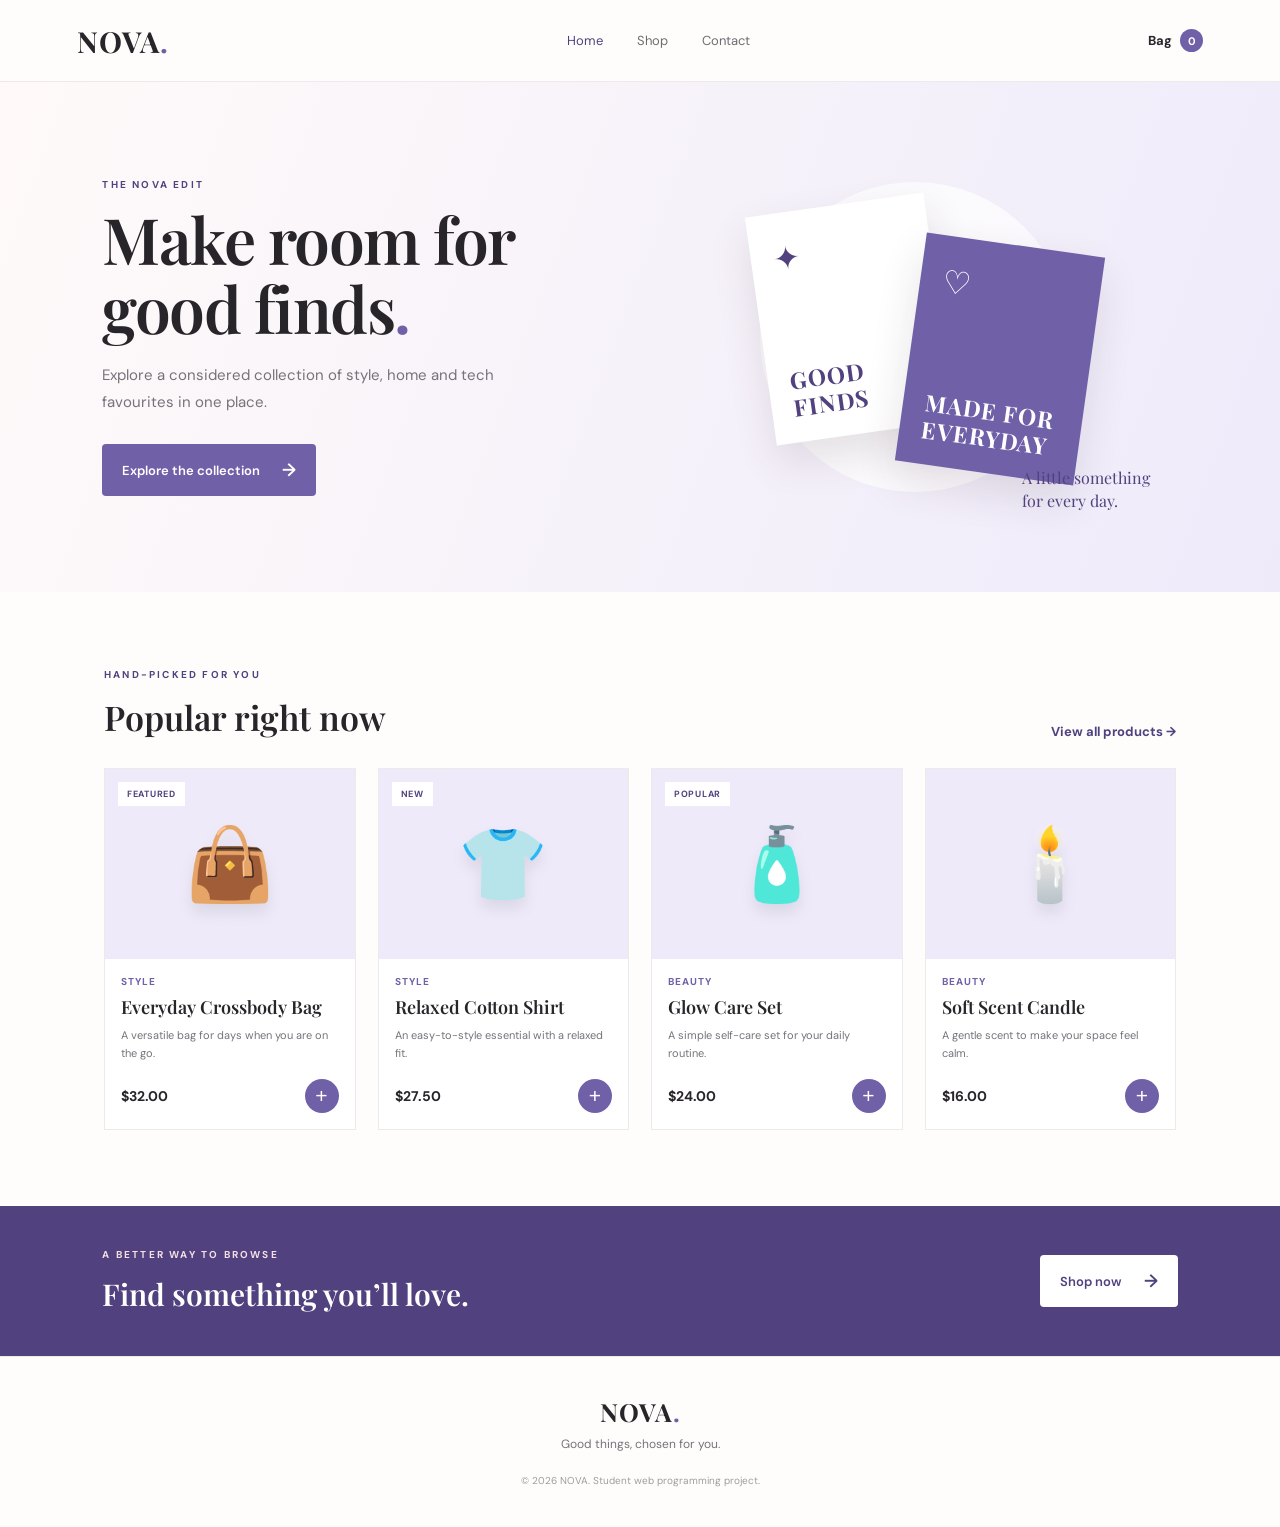
<file: index.html>
<!DOCTYPE html>
<html lang="en">
<head>
  <meta charset="UTF-8">
  <meta name="viewport" content="width=device-width, initial-scale=1.0">
  <title>NOVA | Online Store</title>
  <link rel="stylesheet" href="css/style.css">
  <script src="js/app.js" defer></script>
</head>
<body>
  <header class="site-header">
    <a class="logo" href="index.html">NOVA<span>.</span></a>
    <nav aria-label="Main navigation">
      <a class="active" href="index.html">Home</a>
      <a href="products.html">Shop</a>
      <a href="contact.html">Contact</a>
    </nav>
    <a class="cart-link" href="cart.html">Bag <span class="cart-count">0</span></a>
  </header>

  <main>
    <section class="hero">
      <div class="hero-copy">
        <p class="eyebrow">THE NOVA EDIT</p>
        <h1>Make room for good finds<span>.</span></h1>
        <p>Explore a considered collection of style, home and tech favourites in one place.</p>
        <a class="button" href="products.html">Explore the collection <span>→</span></a>
      </div>
      <div class="hero-art" aria-label="Decorative shopping illustration">
        <div class="art-circle"></div>
        <div class="art-card art-card-one"><span>✦</span><b>GOOD<br>FINDS</b></div>
        <div class="art-card art-card-two"><span>♡</span><b>MADE FOR<br>EVERYDAY</b></div>
        <div class="art-caption">A little something<br>for every day.</div>
      </div>
    </section>

    <section class="section featured-section">
      <div class="section-heading">
        <div><p class="eyebrow">HAND-PICKED FOR YOU</p><h2>Popular right now</h2></div>
        <a class="text-link" href="products.html">View all products →</a>
      </div>
      <div id="featured-products" class="product-grid">
        <p class="loading">Loading products from XML...</p>
      </div>
    </section>

    <section class="promo-strip">
      <div><p class="eyebrow">A BETTER WAY TO BROWSE</p><h2>Find something you’ll love.</h2></div>
      <a class="button button-light" href="products.html">Shop now <span>→</span></a>
    </section>
  </main>

  <footer><a class="logo footer-logo" href="index.html">NOVA<span>.</span></a><p>Good things, chosen for you.</p><small>© 2026 NOVA. Student web programming project.</small></footer>
</body>
</html>
</file>
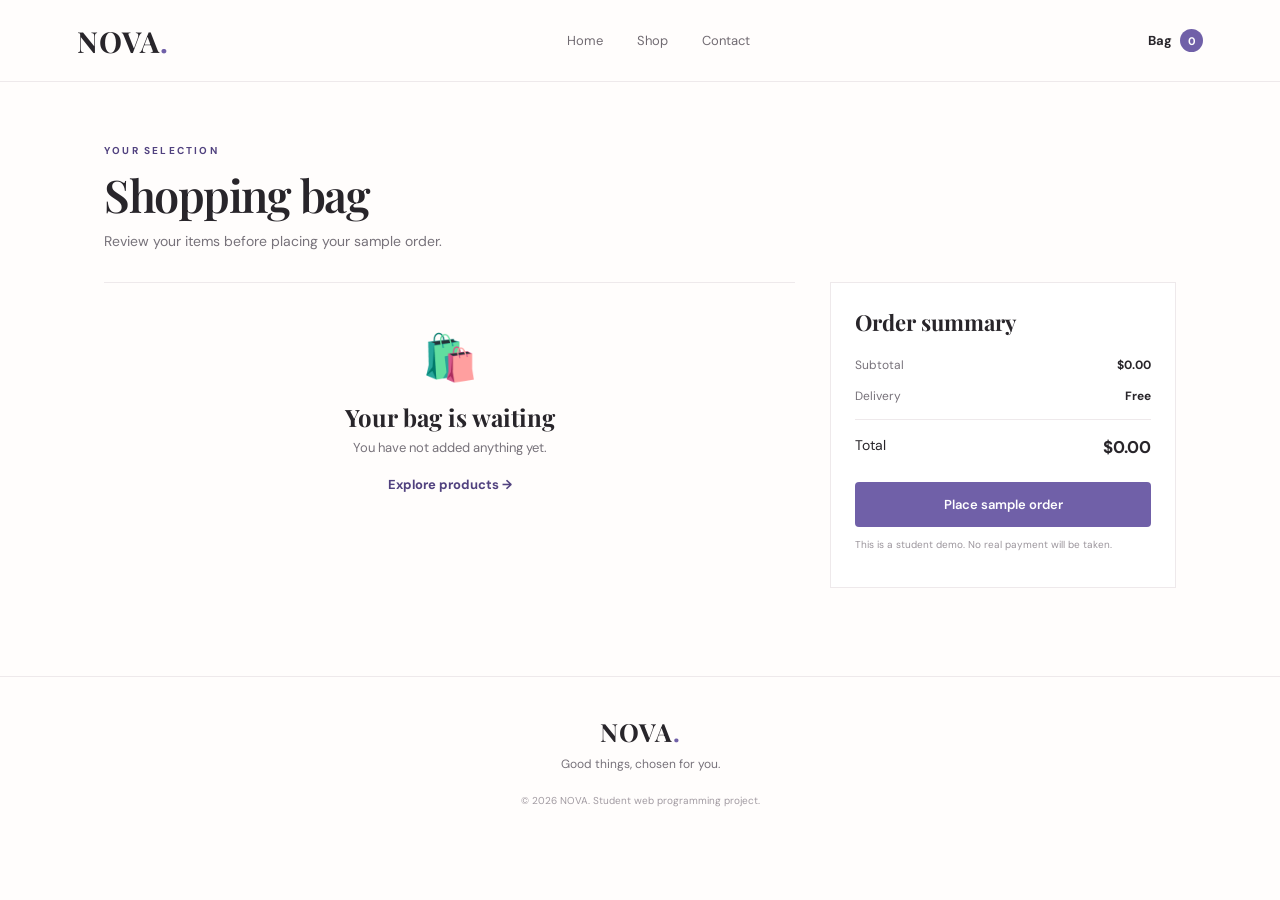
<file: cart.html>
<!DOCTYPE html>
<html lang="en">
<head>
  <meta charset="UTF-8">
  <meta name="viewport" content="width=device-width, initial-scale=1.0">
  <title>Your Bag | NOVA</title>
  <link rel="stylesheet" href="css/style.css">
  <script src="js/app.js" defer></script>
</head>
<body>
  <header class="site-header">
    <a class="logo" href="index.html">NOVA<span>.</span></a>
    <nav aria-label="Main navigation"><a href="index.html">Home</a><a href="products.html">Shop</a><a href="contact.html">Contact</a></nav>
    <a class="cart-link active" href="cart.html">Bag <span class="cart-count">0</span></a>
  </header>
  <main class="page-main">
    <div class="page-title"><p class="eyebrow">YOUR SELECTION</p><h1>Shopping bag</h1><p>Review your items before placing your sample order.</p></div>
    <div class="cart-layout">
      <section id="cart-items" class="cart-items"><p class="loading">Loading your bag...</p></section>
      <aside class="summary-card">
        <h2>Order summary</h2>
        <div class="summary-line"><span>Subtotal</span><strong id="cart-subtotal">$0.00</strong></div>
        <div class="summary-line"><span>Delivery</span><strong>Free</strong></div>
        <div class="summary-line total-line"><span>Total</span><strong id="cart-total">$0.00</strong></div>
        <button id="checkout-button" class="button full-button">Place sample order</button>
        <p class="small-note">This is a student demo. No real payment will be taken.</p>
        <div id="checkout-message" role="status"></div>
      </aside>
    </div>
  </main>
  <footer><a class="logo footer-logo" href="index.html">NOVA<span>.</span></a><p>Good things, chosen for you.</p><small>© 2026 NOVA. Student web programming project.</small></footer>
</body>
</html>
</file>
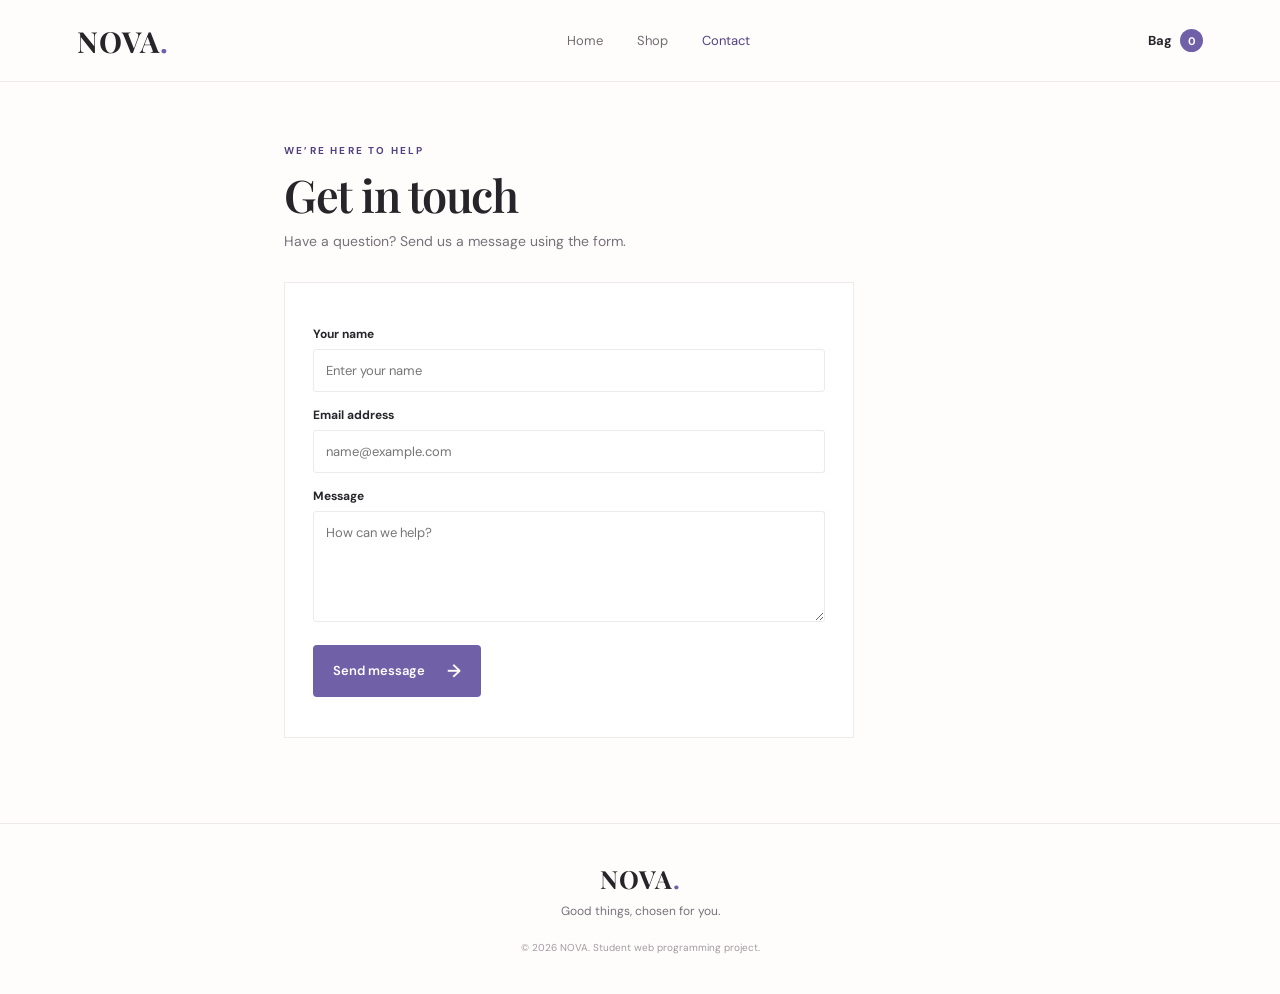
<file: contact.html>
<!DOCTYPE html>
<html lang="en">
<head>
  <meta charset="UTF-8">
  <meta name="viewport" content="width=device-width, initial-scale=1.0">
  <title>Contact | NOVA</title>
  <link rel="stylesheet" href="css/style.css">
  <script src="js/app.js" defer></script>
</head>
<body>
  <header class="site-header">
    <a class="logo" href="index.html">NOVA<span>.</span></a>
    <nav aria-label="Main navigation"><a href="index.html">Home</a><a href="products.html">Shop</a><a class="active" href="contact.html">Contact</a></nav>
    <a class="cart-link" href="cart.html">Bag <span class="cart-count">0</span></a>
  </header>
  <main class="page-main contact-main">
    <div class="page-title"><p class="eyebrow">WE’RE HERE TO HELP</p><h1>Get in touch</h1><p>Have a question? Send us a message using the form.</p></div>
    <form id="contact-form" class="contact-form">
      <label for="contact-name">Your name</label><input id="contact-name" name="name" type="text" placeholder="Enter your name" required>
      <label for="contact-email">Email address</label><input id="contact-email" name="email" type="email" placeholder="name@example.com" required>
      <label for="contact-message">Message</label><textarea id="contact-message" name="message" rows="5" placeholder="How can we help?" required></textarea>
      <button class="button" type="submit">Send message <span>→</span></button>
      <p id="contact-feedback" class="form-feedback" role="status"></p>
    </form>
  </main>
  <footer><a class="logo footer-logo" href="index.html">NOVA<span>.</span></a><p>Good things, chosen for you.</p><small>© 2026 NOVA. Student web programming project.</small></footer>
</body>
</html>
</file>
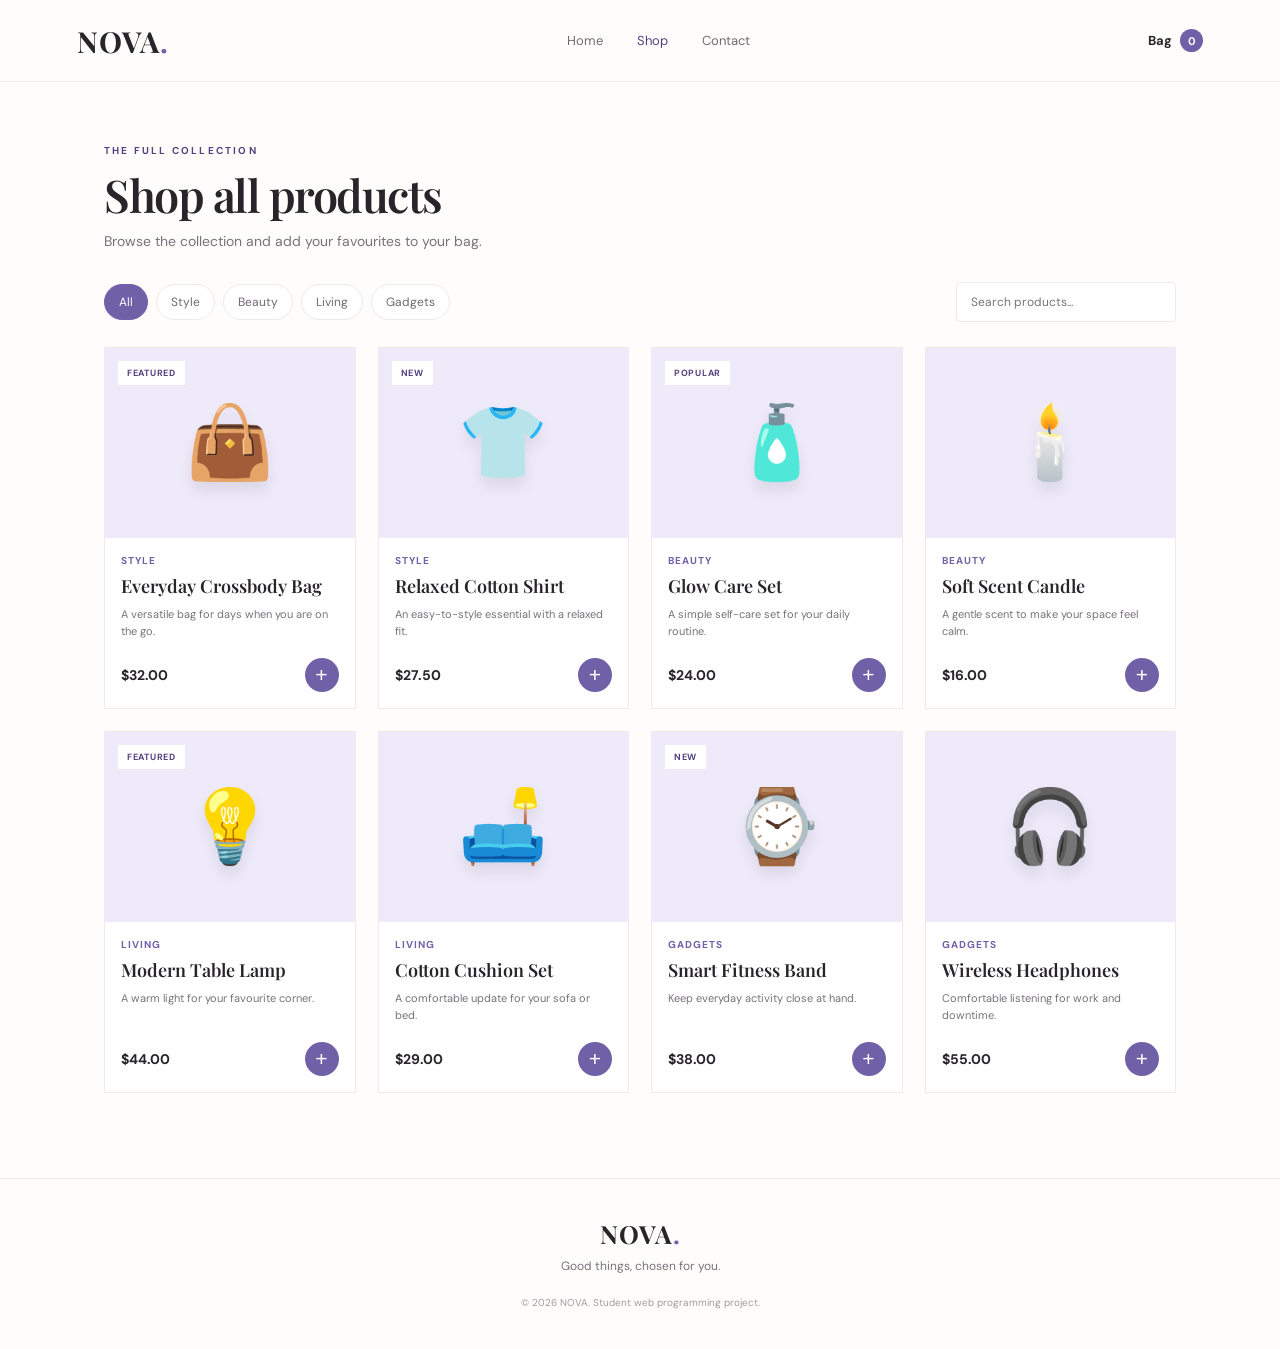
<file: products.html>
<!DOCTYPE html>
<html lang="en">
<head>
  <meta charset="UTF-8">
  <meta name="viewport" content="width=device-width, initial-scale=1.0">
  <title>Shop | NOVA</title>
  <link rel="stylesheet" href="css/style.css">
  <script src="js/app.js" defer></script>
</head>
<body>
  <header class="site-header">
    <a class="logo" href="index.html">NOVA<span>.</span></a>
    <nav aria-label="Main navigation"><a href="index.html">Home</a><a class="active" href="products.html">Shop</a><a href="contact.html">Contact</a></nav>
    <a class="cart-link" href="cart.html">Bag <span class="cart-count">0</span></a>
  </header>
  <main class="page-main">
    <div class="page-title"><p class="eyebrow">THE FULL COLLECTION</p><h1>Shop all products</h1><p>Browse the collection and add your favourites to your bag.</p></div>
    <div class="shop-tools">
      <div id="category-filters" class="filters"></div>
      <input id="product-search" class="search-input" type="search" placeholder="Search products..." aria-label="Search products">
    </div>
    <div id="all-products" class="product-grid">
      <p class="loading">Loading products from XML...</p>
    </div>
  </main>
  <footer><a class="logo footer-logo" href="index.html">NOVA<span>.</span></a><p>Good things, chosen for you.</p><small>© 2026 NOVA. Student web programming project.</small></footer>
</body>
</html>
</file>
<file: css/style.css>
@import url('https://fonts.googleapis.com/css2?family=DM+Sans:wght@400;500;600;700&family=Playfair+Display:wght@500;600;700&display=swap');

:root {
  --accent: #7060a8;
  --accent-dark: #51427f;
  --soft: #eeeafa;
  --ink: #28252a;
  --muted: #77727a;
  --line: #eee9eb;
  --paper: #fffdfc;
}
* { box-sizing: border-box; }
html { scroll-behavior: smooth; }
body { margin: 0; color: var(--ink); background: var(--paper); font-family: 'DM Sans', Arial, sans-serif; }
a { color: inherit; text-decoration: none; }
.site-header { height: 82px; display: flex; align-items: center; justify-content: space-between; padding: 0 max(6%, calc((100% - 1160px)/2)); background: rgba(255,253,252,.94); border-bottom: 1px solid var(--line); position: sticky; top: 0; z-index: 10; }
.logo { font-family: 'Playfair Display', Georgia, serif; font-size: 29px; font-weight: 700; letter-spacing: 1px; }
.logo span, .hero h1 span { color: var(--accent); }
nav { display: flex; gap: 34px; color: #716b72; font-size: 13px; }
nav a { padding: 8px 0; }
nav a:hover, nav a.active { color: var(--accent-dark); }
.cart-link { font-size: 13px; font-weight: 700; }
.cart-count { display: inline-grid; place-items: center; min-width: 23px; height: 23px; margin-left: 5px; padding: 0 6px; border-radius: 50px; color: white; background: var(--accent); font-size: 11px; }
.hero { min-height: 510px; display: grid; grid-template-columns: 1fr 1fr; align-items: center; gap: 45px; padding: 60px max(8%, calc((100% - 1080px)/2)); background: linear-gradient(110deg, #fffaf9 0%, var(--soft) 100%); overflow: hidden; }
.hero-copy { max-width: 490px; }
.eyebrow { margin: 0 0 13px; color: var(--accent-dark); font-size: 10px; font-weight: 700; letter-spacing: 2.2px; }
.hero h1, .page-title h1 { margin: 0; font-family: 'Playfair Display', Georgia, serif; font-size: clamp(42px, 5vw, 65px); line-height: 1.08; font-weight: 600; letter-spacing: -1.5px; }
.hero-copy > p:not(.eyebrow) { max-width: 430px; margin: 20px 0 28px; color: var(--muted); font-size: 15px; line-height: 1.8; }
.button { display: inline-flex; justify-content: center; align-items: center; gap: 22px; padding: 14px 20px; border: 0; border-radius: 4px; color: white; background: var(--accent); font: 600 13px 'DM Sans', sans-serif; cursor: pointer; transition: .2s; }
.button:hover { background: var(--accent-dark); transform: translateY(-1px); }
.button span { font-size: 18px; }
.hero-art { position: relative; height: 350px; max-width: 460px; width: 100%; margin: auto; }
.art-circle { position: absolute; width: 310px; height: 310px; top: 20px; left: 70px; border-radius: 50%; background: rgba(255,255,255,.68); }
.art-card { position: absolute; display: flex; flex-direction: column; justify-content: space-between; padding: 22px; box-shadow: 0 18px 40px rgba(65,40,50,.12); font-family: 'Playfair Display', Georgia, serif; }
.art-card span { font-size: 32px; }
.art-card b { font-size: 23px; line-height: 1.15; letter-spacing: 1px; }
.art-card-one { width: 180px; height: 230px; top: 42px; left: 70px; color: var(--accent-dark); background: #fff; transform: rotate(-8deg); }
.art-card-two { width: 180px; height: 230px; top: 82px; left: 220px; color: #fff; background: var(--accent); transform: rotate(8deg); }
.art-caption { position: absolute; right: 0; bottom: 0; color: var(--accent-dark); font-family: 'Playfair Display', Georgia, serif; font-size: 16px; line-height: 1.4; }
.section { max-width: 1120px; margin: auto; padding: 76px 24px; }
.section-heading { display: flex; justify-content: space-between; align-items: end; margin-bottom: 28px; }
.section-heading h2, .promo-strip h2 { margin: 0; font-family: 'Playfair Display', Georgia, serif; font-size: 34px; font-weight: 600; }
.text-link { color: var(--accent-dark); font-size: 13px; font-weight: 700; }
.product-grid { display: grid; grid-template-columns: repeat(4, minmax(0, 1fr)); gap: 22px; }
.product-card { min-width: 0; border: 1px solid var(--line); background: white; transition: transform .2s, box-shadow .2s; }
.product-card:hover { transform: translateY(-4px); box-shadow: 0 14px 30px rgba(40,30,40,.07); }
.product-visual { height: 190px; display: grid; place-items: center; position: relative; background: var(--soft); }
.product-emoji { font-size: 72px; filter: drop-shadow(0 9px 7px rgba(0,0,0,.08)); }
.product-badge { position: absolute; top: 13px; left: 13px; padding: 6px 9px; color: var(--accent-dark); background: white; font-size: 9px; font-weight: 700; letter-spacing: .7px; text-transform: uppercase; }
.product-info { padding: 16px; }
.product-category { margin: 0 0 7px; color: var(--accent); font-size: 10px; font-weight: 700; letter-spacing: 1px; text-transform: uppercase; }
.product-info h3 { margin: 0; font-family: 'Playfair Display', Georgia, serif; font-size: 18px; font-weight: 600; }
.product-description { min-height: 38px; margin: 8px 0 14px; color: var(--muted); font-size: 11px; line-height: 1.6; }
.product-bottom { display: flex; align-items: center; justify-content: space-between; }
.product-bottom strong { font-size: 14px; }
.add-button { width: 34px; height: 34px; border: 0; border-radius: 50%; color: white; background: var(--accent); font-size: 21px; cursor: pointer; }
.add-button:hover { background: var(--accent-dark); }
.promo-strip { display: flex; align-items: center; justify-content: space-between; gap: 25px; padding: 42px max(8%, calc((100% - 1080px)/2)); color: white; background: var(--accent-dark); }
.promo-strip .eyebrow { color: #f4dfe4; }
.promo-strip h2 { font-size: 30px; }
.button-light { color: var(--accent-dark); background: white; white-space: nowrap; }
.button-light:hover { color: white; background: var(--accent); }
footer { padding: 38px 20px; text-align: center; border-top: 1px solid var(--line); }
.footer-logo { font-size: 25px; }
footer p { margin: 8px 0 16px; color: var(--muted); font-size: 12px; }
footer small { color: #a19aa1; font-size: 10px; }
.page-main { max-width: 1120px; min-height: 66vh; margin: auto; padding: 62px 24px 85px; }
.page-title { margin-bottom: 32px; }
.page-title h1 { font-size: 45px; }
.page-title > p:last-child { margin: 13px 0 0; color: var(--muted); font-size: 14px; }
.shop-tools { display: flex; justify-content: space-between; align-items: center; gap: 18px; margin-bottom: 25px; }
.filters { display: flex; flex-wrap: wrap; gap: 8px; }
.filter-button { padding: 9px 14px; border: 1px solid var(--line); border-radius: 30px; color: #706a72; background: white; font: 12px 'DM Sans', sans-serif; cursor: pointer; }
.filter-button.selected, .filter-button:hover { color: white; border-color: var(--accent); background: var(--accent); }
.search-input { width: 220px; padding: 11px 14px; border: 1px solid var(--line); border-radius: 4px; outline: none; font: 12px 'DM Sans', sans-serif; }
.search-input:focus, .contact-form input:focus, .contact-form textarea:focus { border-color: var(--accent); }
.loading, .empty-state { grid-column: 1 / -1; padding: 30px; color: var(--muted); text-align: center; font-size: 13px; }
.cart-layout { display: grid; grid-template-columns: 1.6fr .8fr; gap: 35px; align-items: start; }
.cart-items { border-top: 1px solid var(--line); }
.cart-row { display: flex; align-items: center; gap: 17px; padding: 19px 0; border-bottom: 1px solid var(--line); }
.cart-emoji { width: 86px; height: 86px; display: grid; place-items: center; flex: 0 0 auto; background: var(--soft); font-size: 39px; }
.cart-product { flex: 1; }
.cart-product h3 { margin: 0 0 5px; font-family: 'Playfair Display', Georgia, serif; font-size: 17px; }
.cart-product p { margin: 0 0 10px; color: var(--muted); font-size: 11px; }
.cart-row > strong { font-size: 13px; }
.quantity-control { display: flex; align-items: center; gap: 9px; }
.quantity-control button:not(.remove-button) { width: 24px; height: 24px; border: 1px solid var(--line); background: white; cursor: pointer; }
.quantity-control span { font-size: 12px; }
.remove-button { margin-left: 7px; border: 0; color: var(--accent-dark); background: none; font-size: 11px; cursor: pointer; }
.summary-card { padding: 24px; border: 1px solid var(--line); background: #fff; }
.summary-card h2 { margin: 0 0 20px; font-family: 'Playfair Display', Georgia, serif; font-size: 22px; }
.summary-line { display: flex; justify-content: space-between; margin: 15px 0; color: var(--muted); font-size: 12px; }
.summary-line strong { color: var(--ink); }
.total-line { padding-top: 16px; border-top: 1px solid var(--line); color: var(--ink); font-size: 14px; }
.total-line strong { font-size: 17px; }
.full-button { width: 100%; margin-top: 9px; }
.small-note { color: #9b959c; font-size: 10px; line-height: 1.6; }
.empty-cart { padding: 45px 20px; text-align: center; }
.empty-cart > span { font-size: 45px; }
.empty-cart h2 { margin: 14px 0 6px; font-family: 'Playfair Display', Georgia, serif; }
.empty-cart p { margin: 0 0 17px; color: var(--muted); font-size: 13px; }
.checkout-feedback { margin-top: 13px; font-size: 12px; line-height: 1.5; }
.success-text { color: #39845c; }
.error-text { color: #b24c5b; }
.contact-main { max-width: 760px; }
.contact-form { max-width: 570px; padding: 28px; border: 1px solid var(--line); background: white; }
.contact-form label { display: block; margin: 15px 0 7px; font-size: 12px; font-weight: 700; }
.contact-form input, .contact-form textarea { width: 100%; padding: 12px; border: 1px solid var(--line); border-radius: 3px; outline: none; font: 13px 'DM Sans', sans-serif; resize: vertical; }
.contact-form .button { margin-top: 18px; }
.form-feedback { color: #39845c; font-size: 12px; }
@media (max-width: 850px) {
  .hero { padding-left: 6%; padding-right: 6%; gap: 15px; }
  .product-grid { grid-template-columns: repeat(2, minmax(0, 1fr)); }
  .cart-layout { grid-template-columns: 1fr; }
}
@media (max-width: 600px) {
  .site-header { height: auto; min-height: 72px; padding: 14px 5%; flex-wrap: wrap; gap: 13px; }
  .logo { font-size: 24px; }
  nav { order: 3; width: 100%; justify-content: center; gap: 28px; }
  .hero { grid-template-columns: 1fr; padding: 55px 7% 35px; }
  .hero-art { height: 300px; transform: scale(.85); transform-origin: top center; margin-bottom: -35px; }
  .hero h1 { font-size: 45px; }
  .section { padding: 55px 18px; }
  .section-heading { align-items: start; gap: 12px; }
  .section-heading h2 { font-size: 27px; }
  .section-heading .text-link { padding-top: 9px; white-space: nowrap; font-size: 11px; }
  .product-grid { gap: 12px; }
  .product-visual { height: 145px; }
  .product-emoji { font-size: 55px; }
  .product-info { padding: 12px; }
  .product-info h3 { font-size: 16px; }
  .promo-strip { align-items: flex-start; flex-direction: column; padding: 35px 7%; }
  .promo-strip h2 { font-size: 27px; }
  .page-main { padding: 45px 18px 65px; }
  .page-title h1 { font-size: 37px; }
  .shop-tools { align-items: stretch; flex-direction: column; }
  .search-input { width: 100%; }
  .cart-row { gap: 11px; }
  .cart-emoji { width: 66px; height: 66px; font-size: 30px; }
  .cart-row > strong { font-size: 11px; }
  .contact-form { padding: 20px; }
}
</file>
